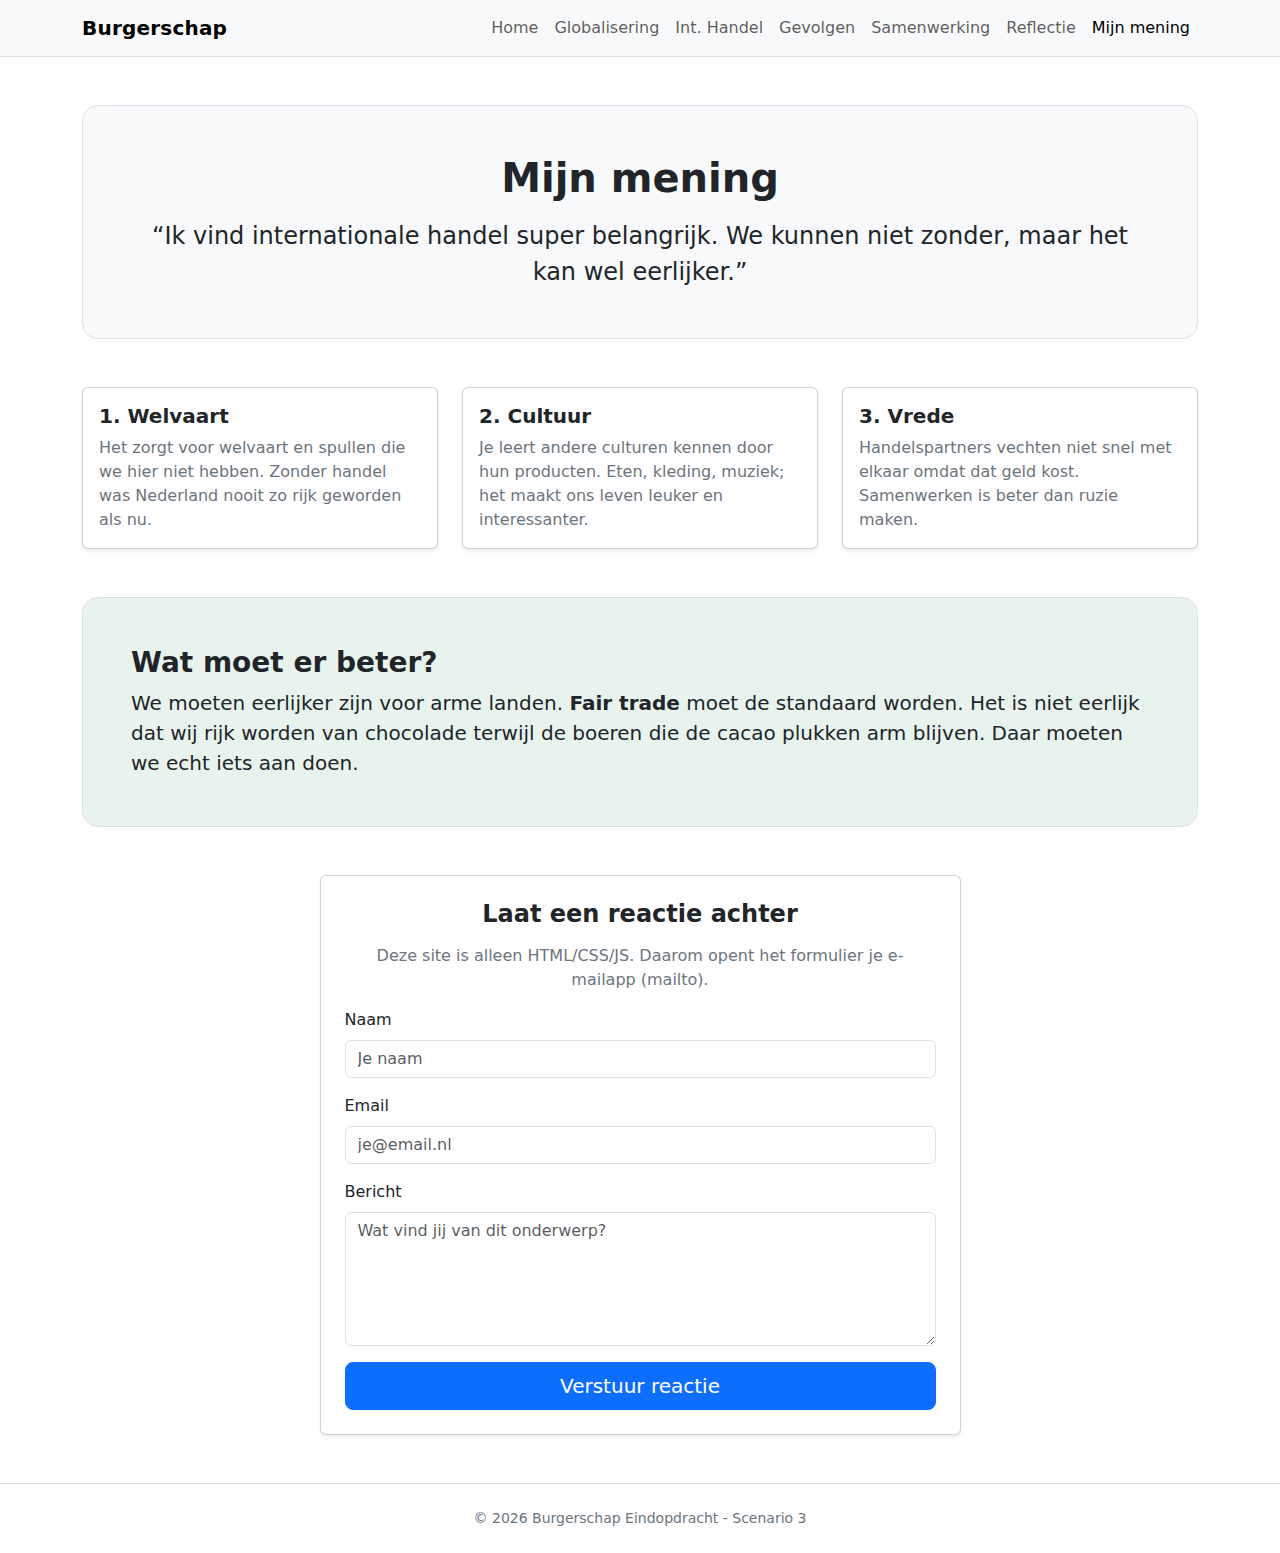
<file: mening.html>
<!doctype html>
<html lang="nl">
<head>
  <meta charset="utf-8" />
  <meta name="viewport" content="width=device-width, initial-scale=1" />
  <title>Mijn mening - Burgerschap</title>
  <link href="https://cdn.jsdelivr.net/npm/bootstrap@5.3.3/dist/css/bootstrap.min.css" rel="stylesheet">
  <link rel="stylesheet" href="assets/css/styles.css" />
</head>
<body>
  <nav class="navbar navbar-expand-lg bg-body-tertiary sticky-top border-bottom" data-nav>
    <div class="container">
      <a class="navbar-brand fw-bold brand" href="index.html">Burgerschap</a>
      <button class="navbar-toggler" type="button" data-bs-toggle="collapse" data-bs-target="#nav" aria-controls="nav" aria-expanded="false" aria-label="Toggle navigation">
        <span class="navbar-toggler-icon"></span>
      </button>
      <div class="collapse navbar-collapse" id="nav">
        <ul class="navbar-nav ms-auto">
          <li class="nav-item"><a class="nav-link" href="index.html">Home</a></li>
          <li class="nav-item"><a class="nav-link" href="globalisering.html">Globalisering</a></li>
          <li class="nav-item"><a class="nav-link" href="handel.html">Int. Handel</a></li>
          <li class="nav-item"><a class="nav-link" href="gevolgen.html">Gevolgen</a></li>
          <li class="nav-item"><a class="nav-link" href="samenwerking.html">Samenwerking</a></li>
          <li class="nav-item"><a class="nav-link" href="reflectie.html">Reflectie</a></li>
          <li class="nav-item"><a class="nav-link" href="mening.html">Mijn mening</a></li>
        </ul>
      </div>
    </div>
  </nav>

  <main class="container py-5">
    <div class="p-4 p-md-5 rounded-4 border bg-body-tertiary mb-5">
      <h1 class="display-6 fw-bold text-center">Mijn mening</h1>
      <p class="fs-4 text-center mt-3 mb-0">
        “Ik vind internationale handel super belangrijk. We kunnen niet zonder, maar het kan wel eerlijker.”
      </p>
    </div>

    <div class="row g-4 mb-5">
      <div class="col-md-4">
        <div class="card h-100 shadow-sm">
          <div class="card-body">
            <h2 class="h5 fw-bold">1. Welvaart</h2>
            <p class="text-secondary mb-0">Het zorgt voor welvaart en spullen die we hier niet hebben. Zonder handel was Nederland nooit zo rijk geworden als nu.</p>
          </div>
        </div>
      </div>
      <div class="col-md-4">
        <div class="card h-100 shadow-sm">
          <div class="card-body">
            <h2 class="h5 fw-bold">2. Cultuur</h2>
            <p class="text-secondary mb-0">Je leert andere culturen kennen door hun producten. Eten, kleding, muziek; het maakt ons leven leuker en interessanter.</p>
          </div>
        </div>
      </div>
      <div class="col-md-4">
        <div class="card h-100 shadow-sm">
          <div class="card-body">
            <h2 class="h5 fw-bold">3. Vrede</h2>
            <p class="text-secondary mb-0">Handelspartners vechten niet snel met elkaar omdat dat geld kost. Samenwerken is beter dan ruzie maken.</p>
          </div>
        </div>
      </div>
    </div>

    <div class="p-4 p-md-5 rounded-4 border bg-success bg-opacity-10 mb-5">
      <h2 class="h3 fw-bold">Wat moet er beter?</h2>
      <p class="fs-5 mb-0">
        We moeten eerlijker zijn voor arme landen. <strong>Fair trade</strong> moet de standaard worden.
        Het is niet eerlijk dat wij rijk worden van chocolade terwijl de boeren die de cacao plukken arm blijven.
        Daar moeten we echt iets aan doen.
      </p>
    </div>

    <div class="row justify-content-center">
      <div class="col-lg-7">
        <div class="card shadow-sm">
          <div class="card-body p-4">
            <h2 class="h4 fw-bold text-center mb-3">Laat een reactie achter</h2>
            <p class="text-secondary text-center">Deze site is alleen HTML/CSS/JS. Daarom opent het formulier je e-mailapp (mailto).</p>

            <form id="contact-form" action="mailto:" method="post" enctype="text/plain">
              <div class="mb-3">
                <label class="form-label" for="name">Naam</label>
                <input class="form-control" id="name" name="name" placeholder="Je naam" required>
              </div>
              <div class="mb-3">
                <label class="form-label" for="email">Email</label>
                <input class="form-control" id="email" name="email" type="email" placeholder="je@email.nl" required>
              </div>
              <div class="mb-3">
                <label class="form-label" for="message">Bericht</label>
                <textarea class="form-control" id="message" name="message" rows="5" placeholder="Wat vind jij van dit onderwerp?" required></textarea>
              </div>
              <div class="d-grid">
                <button class="btn btn-primary btn-lg" type="submit">Verstuur reactie</button>
              </div>
            </form>
          </div>
        </div>
      </div>
    </div>
  </main>

  <footer class="border-top py-4">
    <div class="container text-center small text-secondary">
      © <span id="year"></span> Burgerschap Eindopdracht - Scenario 3
    </div>
  </footer>

  <script>
    document.getElementById('year').textContent = new Date().getFullYear();
  </script>
  <script src="https://cdn.jsdelivr.net/npm/bootstrap@5.3.3/dist/js/bootstrap.bundle.min.js"></script>
  <script src="assets/js/main.js"></script>
</body>
</html>
</file>
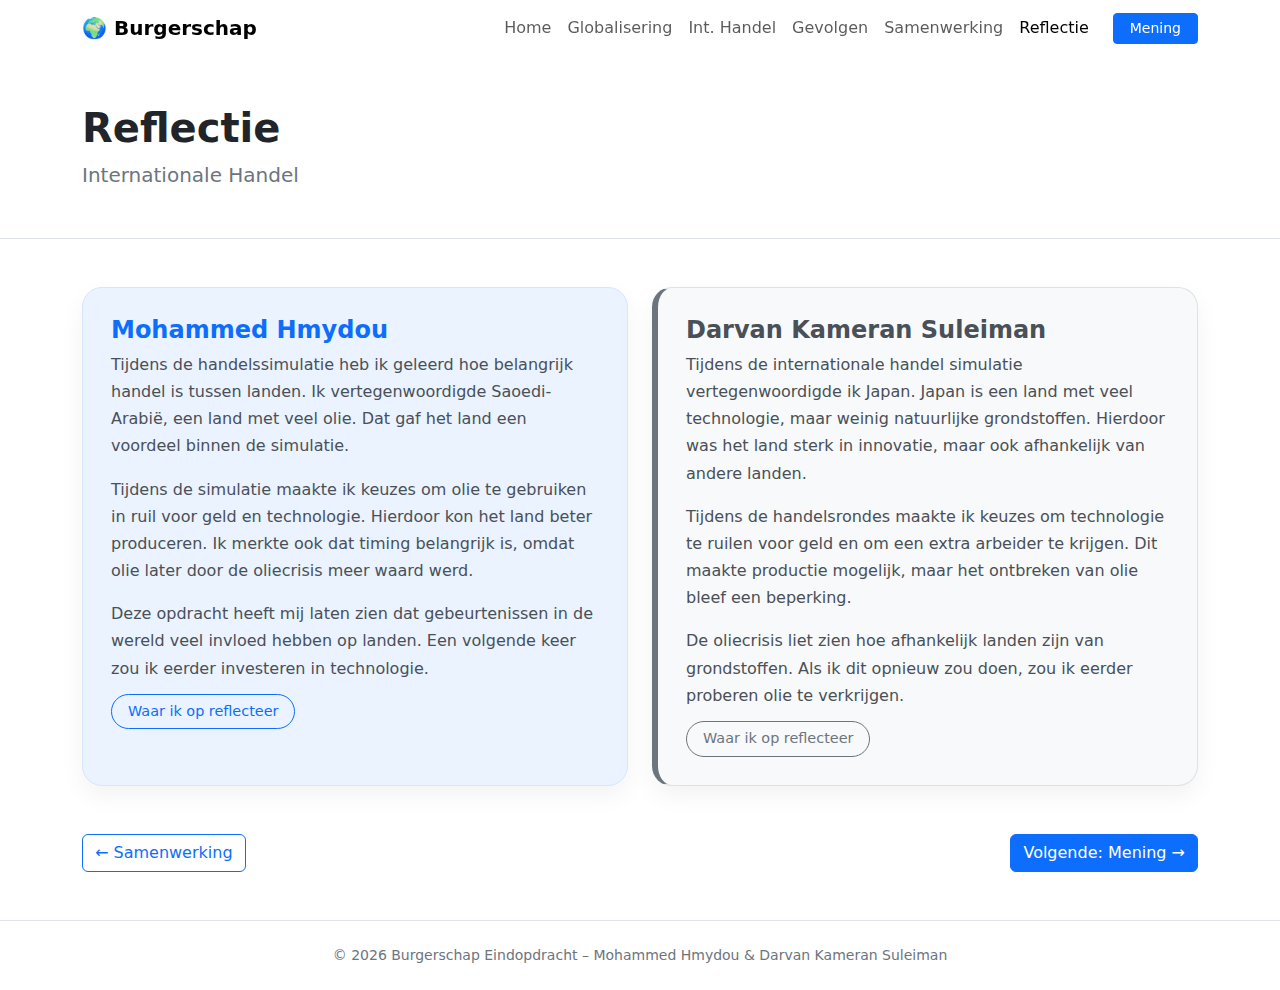
<file: reflectie.html>
<!doctype html>
<html lang="nl">
<head>
  <meta charset="utf-8" />
  <meta name="viewport" content="width=device-width, initial-scale=1" />
  <title>Reflectie – Internationale Handel</title>

  <link href="https://cdn.jsdelivr.net/npm/bootstrap@5.3.3/dist/css/bootstrap.min.css" rel="stylesheet">
  <link rel="stylesheet" href="assets/css/styles.css">

  <style>
    .reflection-card {
      background: #eaf3ff;
      border-radius: 20px;
      padding: 28px;
      border: 1px solid #d6e6ff;
      box-shadow: 0 10px 25px rgba(0,0,0,.05);
      height: 100%;
    }

    .reflection-card-alt {
      background: #f8f9fa;
      border-radius: 20px;
      padding: 28px;
      border: 1px solid #dee2e6;
      border-left: 6px solid #6c757d;
      box-shadow: 0 10px 25px rgba(0,0,0,.05);
      height: 100%;
    }

    .reflection-name {
      font-size: 1.5rem;
      font-weight: 700;
      margin-bottom: 6px;
    }

    .reflection-name.blue { color: #0d6efd; }
    .reflection-name.gray { color: #495057; }

    .reflection-card p,
    .reflection-card-alt p {
      color: #495057;
      line-height: 1.7;
    }

    .source-link {
      display: inline-block;
      margin-top: 12px;
      padding: 6px 16px;
      border-radius: 999px;
      border: 1px solid #0d6efd;
      color: #0d6efd;
      font-size: 0.9rem;
      font-weight: 500;
      text-decoration: none;
      transition: all 0.2s ease;
    }

    .source-link.gray {
      border-color: #6c757d;
      color: #6c757d;
    }

    .source-link:hover {
      background-color: #0d6efd;
      color: #fff;
    }

    .source-link.gray:hover {
      background-color: #6c757d;
      color: #fff;
    }
  </style>
</head>

<body>

<nav class="navbar navbar-expand-lg navbar-glass sticky-top">
  <div class="container">
    <a class="navbar-brand fw-bold" href="index.html">🌍 Burgerschap</a>
    <button class="navbar-toggler" type="button" data-bs-toggle="collapse" data-bs-target="#nav">
      <span class="navbar-toggler-icon"></span>
    </button>
    <div class="collapse navbar-collapse" id="nav">
      <ul class="navbar-nav ms-auto align-items-lg-center">
        <li class="nav-item"><a class="nav-link" href="index.html">Home</a></li>
        <li class="nav-item"><a class="nav-link" href="globalisering.html">Globalisering</a></li>
        <li class="nav-item"><a class="nav-link" href="handel.html">Int. Handel</a></li>
        <li class="nav-item"><a class="nav-link" href="gevolgen.html">Gevolgen</a></li>
        <li class="nav-item"><a class="nav-link" href="samenwerking.html">Samenwerking</a></li>
        <li class="nav-item"><a class="nav-link active" href="reflectie.html">Reflectie</a></li>
        <li class="nav-item ms-lg-3">
          <a class="btn btn-primary btn-sm px-3" href="mening.html">Mening</a>
        </li>
      </ul>
    </div>
  </div>
</nav>

<header class="py-5 border-bottom">
  <div class="container">
    <h1 class="display-6 fw-bold">Reflectie</h1>
    <p class="lead text-secondary mb-0">Internationale Handel</p>
  </div>
</header>

<main class="py-5">
  <div class="container">
    <div class="row g-4">

      <div class="col-lg-6">
        <article class="reflection-card">
          <h2 class="reflection-name blue">Mohammed Hmydou</h2>

          <p>
            Tijdens de handelssimulatie heb ik geleerd hoe belangrijk handel is tussen landen.
            Ik vertegenwoordigde Saoedi-Arabië, een land met veel olie. Dat gaf het land een
            voordeel binnen de simulatie.
          </p>

          <p>
            Tijdens de simulatie maakte ik keuzes om olie te gebruiken in ruil voor geld en
            technologie. Hierdoor kon het land beter produceren. Ik merkte ook dat timing
            belangrijk is, omdat olie later door de oliecrisis meer waard werd.
          </p>

          <p class="mb-0">
            Deze opdracht heeft mij laten zien dat gebeurtenissen in de wereld veel invloed
            hebben op landen. Een volgende keer zou ik eerder investeren in technologie.
          </p>

          <a href="assets/docs/Internationale_Handel_Simulatie_Saoedi_Arabie.docx"
             class="source-link"
             target="_blank">
            Waar ik op reflecteer
          </a>
        </article>
      </div>

      <div class="col-lg-6">
        <article class="reflection-card-alt">
          <h2 class="reflection-name gray">Darvan Kameran Suleiman</h2>

          <p>
            Tijdens de internationale handel simulatie vertegenwoordigde ik Japan. Japan is
            een land met veel technologie, maar weinig natuurlijke grondstoffen. Hierdoor was
            het land sterk in innovatie, maar ook afhankelijk van andere landen.
          </p>

          <p>
            Tijdens de handelsrondes maakte ik keuzes om technologie te ruilen voor geld en om
            een extra arbeider te krijgen. Dit maakte productie mogelijk, maar het ontbreken
            van olie bleef een beperking.
          </p>

          <p class="mb-0">
            De oliecrisis liet zien hoe afhankelijk landen zijn van grondstoffen. Als ik dit
            opnieuw zou doen, zou ik eerder proberen olie te verkrijgen.
          </p>

          <a href="assets/docs/burgerschapopdracht.docx"
             class="source-link gray"
             target="_blank">
            Waar ik op reflecteer
          </a>
        </article>
      </div>

    </div>

    <div class="d-flex justify-content-between mt-5">
      <a class="btn btn-outline-primary" href="samenwerking.html">← Samenwerking</a>
      <a class="btn btn-primary" href="mening.html">Volgende: Mening →</a>
    </div>
  </div>
</main>

<footer class="border-top py-4">
  <div class="container text-center text-secondary small">
    © <span id="year"></span> Burgerschap Eindopdracht – Mohammed Hmydou & Darvan Kameran Suleiman
  </div>
</footer>

<script>
  document.getElementById('year').textContent = new Date().getFullYear();
</script>
<script src="https://cdn.jsdelivr.net/npm/bootstrap@5.3.3/dist/js/bootstrap.bundle.min.js"></script>

</body>
</html>
</file>
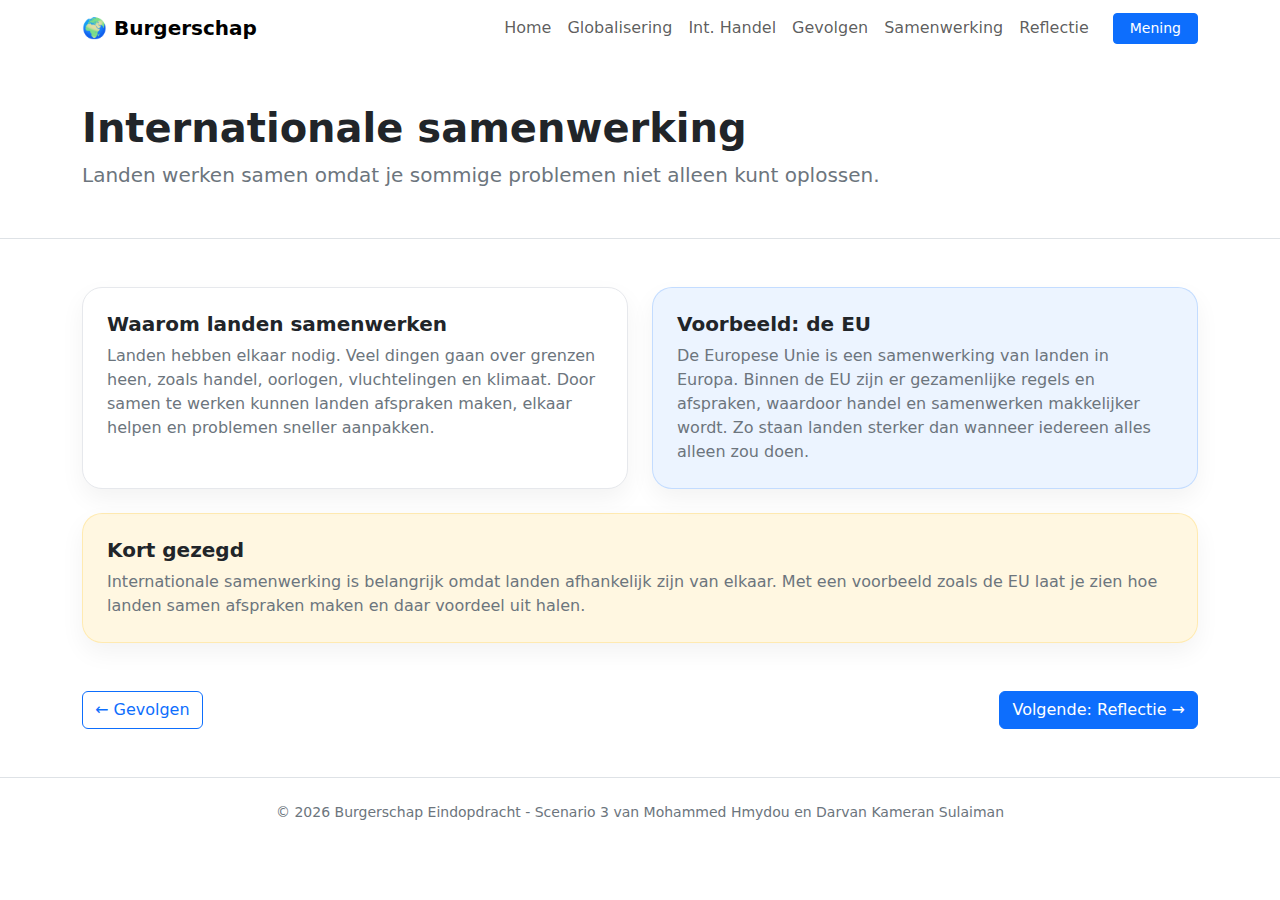
<file: samenwerking.html>
<!doctype html>
<html lang="nl">

<head>
  <meta charset="utf-8" />
  <meta name="viewport" content="width=device-width, initial-scale=1" />
  <title>Internationale Samenwerking</title>

  <link href="https://cdn.jsdelivr.net/npm/bootstrap@5.3.3/dist/css/bootstrap.min.css" rel="stylesheet">
  <link rel="stylesheet" href="assets/css/styles.css" />

  <style>
    .card-soft {
      border-radius: 20px;
      border: 1px solid #e6e8ec;
      box-shadow: 0 10px 25px rgba(0, 0, 0, .05);
      padding: 24px;
      background: #fff;
      height: 100%;
    }

    .card-soft--blue {
      background: rgba(13, 110, 253, .08);
      border-color: rgba(13, 110, 253, .18);
    }

    .card-soft--yellow {
      background: rgba(255, 193, 7, .12);
      border-color: rgba(255, 193, 7, .22);
    }
  </style>
</head>

<body>
  <!-- NAV -->
  <nav class="navbar navbar-expand-lg navbar-glass sticky-top">
    <div class="container">
      <a class="navbar-brand fw-bold" href="index.html">
        🌍 Burgerschap
      </a>

      <button class="navbar-toggler" type="button" data-bs-toggle="collapse" data-bs-target="#nav" aria-controls="nav"
        aria-expanded="false" aria-label="Toggle navigation">
        <span class="navbar-toggler-icon"></span>
      </button>

      <div class="collapse navbar-collapse" id="nav">
        <ul class="navbar-nav ms-auto align-items-lg-center">
          <li class="nav-item"><a class="nav-link" href="index.html">Home</a></li>
          <li class="nav-item"><a class="nav-link" href="globalisering.html">Globalisering</a></li>
          <li class="nav-item"><a class="nav-link" href="handel.html">Int. Handel</a></li>
          <li class="nav-item"><a class="nav-link" href="gevolgen.html">Gevolgen</a></li>
          <li class="nav-item"><a class="nav-link" href="samenwerking.html">Samenwerking</a></li>
          <li class="nav-item"><a class="nav-link" href="reflectie.html">Reflectie</a></li>
          <li class="nav-item ms-lg-3">
            <a class="btn btn-primary btn-sm px-3" href="mening.html">
              Mening
            </a>
          </li>
        </ul>
      </div>
    </div>
  </nav>

  <!-- HEADER -->
  <header class="py-5 border-bottom">
    <div class="container">
      <h1 class="display-6 fw-bold">Internationale samenwerking</h1>
      <p class="lead text-secondary mb-0">
        Landen werken samen omdat je sommige problemen niet alleen kunt oplossen.
      </p>
    </div>
  </header>

  <!-- MAIN -->
  <main class="py-5">
    <div class="container">
      <div class="row g-4">

        <!-- Waarom samenwerken -->
        <div class="col-lg-6">
          <div class="card-soft">
            <h2 class="h5 fw-bold mb-2">Waarom landen samenwerken</h2>
            <p class="text-secondary mb-0">
              Landen hebben elkaar nodig. Veel dingen gaan over grenzen heen, zoals handel,
              oorlogen, vluchtelingen en klimaat. Door samen te werken kunnen landen afspraken
              maken, elkaar helpen en problemen sneller aanpakken.
            </p>
          </div>
        </div>

        <!-- Voorbeeld (EU) -->
        <div class="col-lg-6">
          <div class="card-soft card-soft--blue">
            <h2 class="h5 fw-bold mb-2">Voorbeeld: de EU</h2>
            <p class="text-secondary mb-0">
              De Europese Unie is een samenwerking van landen in Europa. Binnen de EU zijn er
              gezamenlijke regels en afspraken, waardoor handel en samenwerken makkelijker wordt.
              Zo staan landen sterker dan wanneer iedereen alles alleen zou doen.
            </p>
          </div>
        </div>

        <!-- Korte afsluiting -->
        <div class="col-lg-12">
          <div class="card-soft card-soft--yellow">
            <h2 class="h5 fw-bold mb-2">Kort gezegd</h2>
            <p class="text-secondary mb-0">
              Internationale samenwerking is belangrijk omdat landen afhankelijk zijn van elkaar.
              Met een voorbeeld zoals de EU laat je zien hoe landen samen afspraken maken en daar
              voordeel uit halen.
            </p>
          </div>
        </div>

      </div>

      <div class="d-flex justify-content-between mt-5">
        <a class="btn btn-outline-primary" href="gevolgen.html">← Gevolgen</a>
        <a class="btn btn-primary" href="reflectie.html">Volgende: Reflectie →</a>
      </div>
    </div>
  </main>

  <!-- FOOTER -->
  <footer class="border-top py-4">
    <div class="container text-center small text-secondary">
      © <span id="year"></span> Burgerschap Eindopdracht - Scenario 3 van Mohammed Hmydou en Darvan Kameran Sulaiman
    </div>
  </footer>

  <script>
    document.getElementById('year').textContent = new Date().getFullYear();
  </script>
  <script src="https://cdn.jsdelivr.net/npm/bootstrap@5.3.3/dist/js/bootstrap.bundle.min.js"></script>
</body>

</html>
</file>
<file: assets/css/styles.css>
/* Extra styling on top of Bootstrap 5 */

.hero{
  background:
    radial-gradient(1200px circle at 20% 10%, rgba(13,110,253,0.10), transparent 55%),
    radial-gradient(1000px circle at 80% 30%, rgba(25,135,84,0.10), transparent 55%),
    linear-gradient(180deg, rgba(0,0,0,0.03), rgba(0,0,0,0));
}

.brand{ letter-spacing: 0.2px; }
</file>
